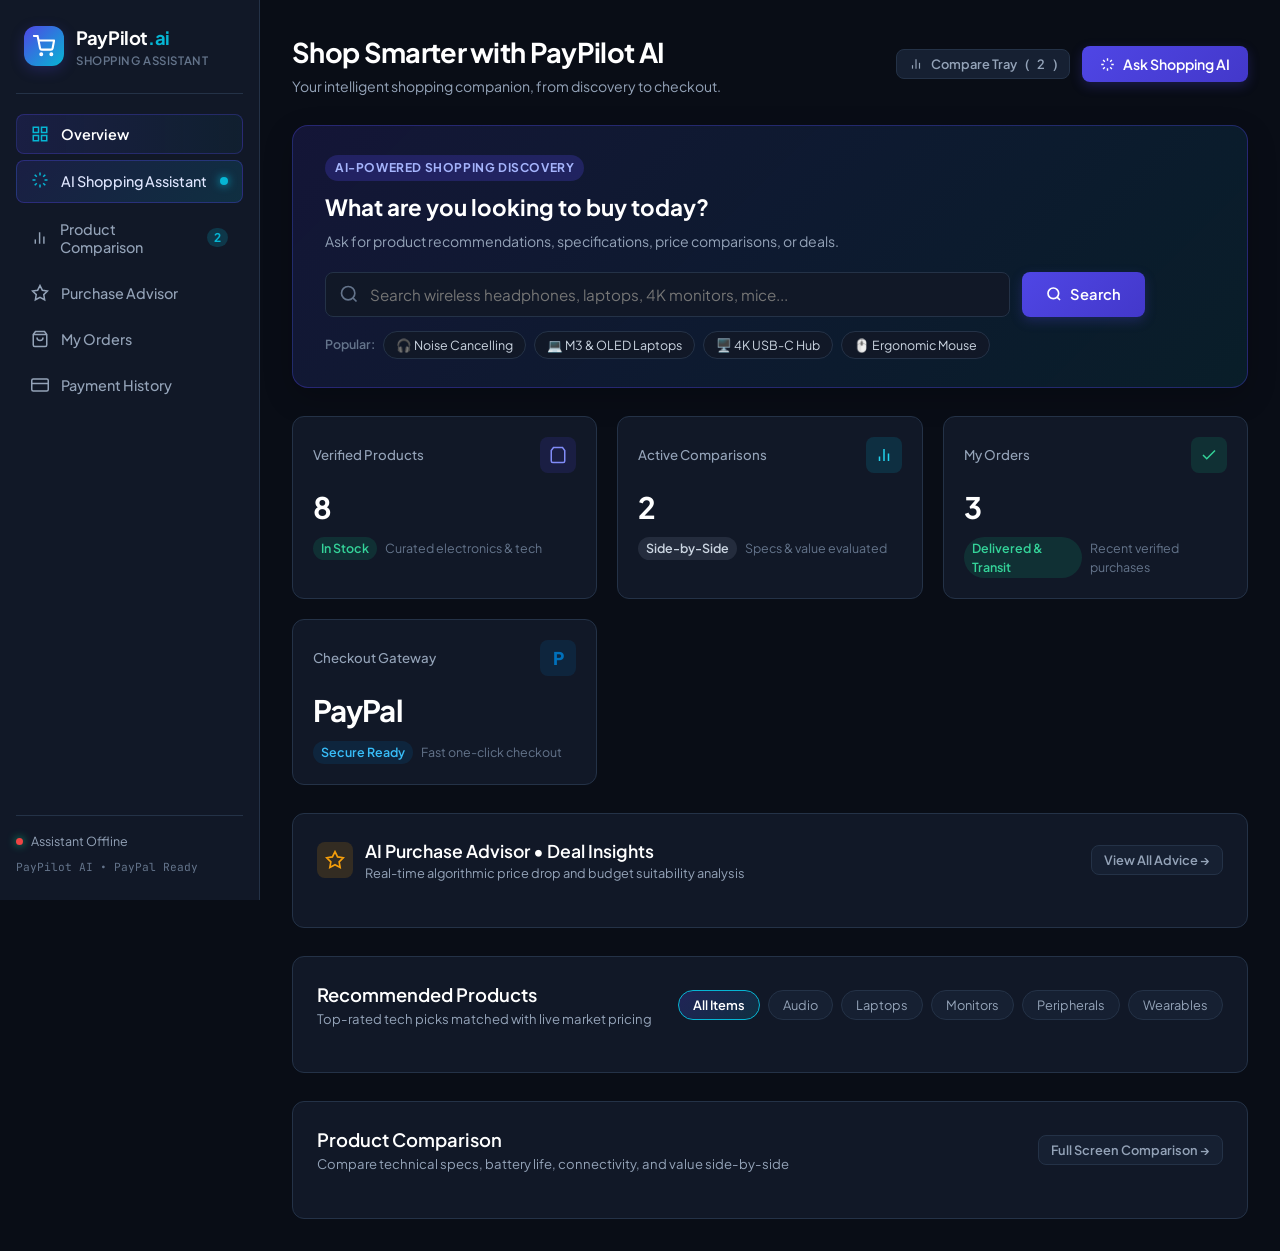
<file: Paypilot-AI/frontend/index.html>
<!DOCTYPE html>
<html lang="en">
<head>
  <meta charset="UTF-8">
  <meta name="viewport" content="width=device-width, initial-scale=1.0">
  <title>PayPilot AI — Intelligent Shopping & Payment Assistant</title>
  <link rel="preconnect" href="https://fonts.googleapis.com">
  <link rel="preconnect" href="https://fonts.gstatic.com" crossorigin>
  <link href="https://fonts.googleapis.com/css2?family=Plus+Jakarta+Sans:wght@300;400;500;600;700;800&family=JetBrains+Mono:wght@400;500;600&display=swap" rel="stylesheet">
  <link rel="stylesheet" href="style.css">
</head>
<body>
  <!-- Main App Layout -->
  <div class="app-layout">
    
    <!-- Sidebar Navigation -->
    <aside class="sidebar">
      <div class="sidebar-brand">
        <div class="brand-logo">
          <svg width="22" height="22" viewBox="0 0 24 24" fill="none" stroke="currentColor" stroke-width="2.3" stroke-linecap="round" stroke-linejoin="round">
            <circle cx="9" cy="21" r="1"></circle>
            <circle cx="20" cy="21" r="1"></circle>
            <path d="M1 1h4l2.68 13.39a2 2 0 0 0 2 1.61h9.72a2 2 0 0 0 2-1.61L23 6H6"></path>
          </svg>
        </div>
        <div class="brand-text">
          <span class="brand-title">PayPilot<span class="accent-dot">.ai</span></span>
          <span class="brand-subtitle">Shopping Assistant</span>
        </div>
      </div>

      <nav class="nav-menu">
        <!-- 1. Overview -->
        <button class="nav-item active" data-tab="overview">
          <svg width="18" height="18" viewBox="0 0 24 24" fill="none" stroke="currentColor" stroke-width="2">
            <rect x="3" y="3" width="7" height="7"></rect>
            <rect x="14" y="3" width="7" height="7"></rect>
            <rect x="14" y="14" width="7" height="7"></rect>
            <rect x="3" y="14" width="7" height="7"></rect>
          </svg>
          <span>Overview</span>
        </button>

        <!-- 2. AI Shopping Assistant -->
        <button class="nav-item ai-tab-btn" data-tab="assistant">
          <div class="ai-sparkle-icon">
            <svg width="18" height="18" viewBox="0 0 24 24" fill="none" stroke="currentColor" stroke-width="2">
              <path d="M12 2v4M12 18v4M4.93 4.93l2.83 2.83M16.24 16.24l2.83 2.83M2 12h4M18 12h4M4.93 19.07l2.83-2.83M16.24 7.76l2.83-2.83"/>
            </svg>
          </div>
          <span>AI Shopping Assistant</span>
          <span class="pulse-indicator"></span>
        </button>

        <!-- 3. Product Comparison -->
        <button class="nav-item" data-tab="comparison">
          <svg width="18" height="18" viewBox="0 0 24 24" fill="none" stroke="currentColor" stroke-width="2">
            <line x1="18" y1="20" x2="18" y2="10"></line>
            <line x1="12" y1="20" x2="12" y2="4"></line>
            <line x1="6" y1="20" x2="6" y2="14"></line>
          </svg>
          <span>Product Comparison</span>
          <span class="badge-count" id="compareCountBadge">0</span>
        </button>

        <!-- 4. Purchase Advisor -->
        <button class="nav-item" data-tab="advisor">
          <svg width="18" height="18" viewBox="0 0 24 24" fill="none" stroke="currentColor" stroke-width="2">
            <polygon points="12 2 15.09 8.26 22 9.27 17 14.14 18.18 21.02 12 17.77 5.82 21.02 7 14.14 2 9.27 8.91 8.26 12 2"></polygon>
          </svg>
          <span>Purchase Advisor</span>
        </button>

        <!-- 5. My Orders -->
        <button class="nav-item" data-tab="orders">
          <svg width="18" height="18" viewBox="0 0 24 24" fill="none" stroke="currentColor" stroke-width="2">
            <path d="M6 2L3 6v14a2 2 0 0 0 2 2h14a2 2 0 0 0 2-2V6l-3-4z"></path>
            <line x1="3" y1="6" x2="21" y2="6"></line>
            <path d="M16 10a4 4 0 0 1-8 0"></path>
          </svg>
          <span>My Orders</span>
        </button>

        <!-- 6. Payment History -->
        <button class="nav-item" data-tab="payments">
          <svg width="18" height="18" viewBox="0 0 24 24" fill="none" stroke="currentColor" stroke-width="2">
            <rect x="1" y="4" width="22" height="16" rx="2" ry="2"></rect>
            <line x1="1" y1="10" x2="23" y2="10"></line>
          </svg>
          <span>Payment History</span>
        </button>
      </nav>

      <div class="sidebar-footer">
        <div class="system-status">
          <span class="status-dot"></span>
          <span class="status-label" id="apiStatusText">Assistant Online</span>
        </div>
        <div class="company-badge">PayPilot AI • PayPal Ready</div>
      </div>
    </aside>

    <!-- Main Content Area -->
    <main class="main-content">
      
      <!-- Top Header Bar -->
      <header class="top-header">
        <div class="header-left">
          <h1 id="pageTitle">Shop Smarter with PayPilot AI</h1>
          <p class="header-subtitle" id="pageSubtitle">Your intelligent shopping companion, from discovery to checkout.</p>
        </div>

        <div class="header-actions">
          <button class="btn btn-secondary btn-sm" onclick="switchTab('comparison')">
            <svg width="14" height="14" viewBox="0 0 24 24" fill="none" stroke="currentColor" stroke-width="2">
              <line x1="18" y1="20" x2="18" y2="10"></line>
              <line x1="12" y1="20" x2="12" y2="4"></line>
              <line x1="6" y1="20" x2="6" y2="14"></line>
            </svg>
            <span>Compare Tray</span> (<span id="compareTrayNum">0</span>)
          </button>

          <button class="btn btn-primary" onclick="switchTab('assistant')">
            <svg width="15" height="15" viewBox="0 0 24 24" fill="none" stroke="currentColor" stroke-width="2.2">
              <path d="M12 2v4M12 18v4M4.93 4.93l2.83 2.83M16.24 16.24l2.83 2.83M2 12h4M18 12h4M4.93 19.07l2.83-2.83M16.24 7.76l2.83-2.83"/>
            </svg>
            <span>Ask Shopping AI</span>
          </button>
        </div>
      </header>

      <!-- TAB 1: OVERVIEW (MAIN DASHBOARD) -->
      <section class="tab-pane active" id="tab-overview">
        
        <!-- Hero Search Section -->
        <div class="search-hero-card">
          <div class="search-hero-content">
            <div class="search-hero-badge">AI-Powered Shopping Discovery</div>
            <h2 class="search-hero-title">What are you looking to buy today?</h2>
            <p class="search-hero-desc">Ask for product recommendations, specifications, price comparisons, or deals.</p>
            
            <form id="heroSearchForm" class="search-bar-form">
              <div class="search-input-wrapper">
                <svg width="20" height="20" viewBox="0 0 24 24" fill="none" stroke="currentColor" stroke-width="2">
                  <circle cx="11" cy="11" r="8"></circle>
                  <line x1="21" y1="21" x2="16.65" y2="16.65"></line>
                </svg>
                <input type="text" id="aiShoppingSearchInput" placeholder="Search wireless headphones, laptops, 4K monitors, mice..." autocomplete="off">
              </div>
              <button type="submit" id="aiShoppingSearchBtn" class="btn btn-primary btn-search">
                <svg width="16" height="16" viewBox="0 0 24 24" fill="none" stroke="currentColor" stroke-width="2.5">
                  <circle cx="11" cy="11" r="8"></circle>
                  <line x1="21" y1="21" x2="16.65" y2="16.65"></line>
                </svg>
                <span>Search</span>
              </button>
            </form>

            <div class="search-quick-tags">
              <span class="tag-label">Popular:</span>
              <button class="chip-btn" onclick="quickSearch('Headphones')">🎧 Noise Cancelling</button>
              <button class="chip-btn" onclick="quickSearch('Laptops')">💻 M3 & OLED Laptops</button>
              <button class="chip-btn" onclick="quickSearch('Monitors')">🖥️ 4K USB-C Hub</button>
              <button class="chip-btn" onclick="quickSearch('Logitech')">🖱️ Ergonomic Mouse</button>
            </div>
          </div>
        </div>

        <!-- Metric KPI Cards -->
        <div class="stats-grid">
          <div class="stat-card">
            <div class="stat-header">
              <span class="stat-label">Verified Products</span>
              <div class="stat-icon-wrapper bg-indigo">
                <svg width="18" height="18" viewBox="0 0 24 24" fill="none" stroke="currentColor" stroke-width="2">
                  <path d="M6 2L3 6v14a2 2 0 0 0 2 2h14a2 2 0 0 0 2-2V6l-3-4z"></path>
                </svg>
              </div>
            </div>
            <div class="stat-value" id="kpiTotalProducts">8</div>
            <div class="stat-footer">
              <span class="badge-success">In Stock</span>
              <span class="stat-caption">Curated electronics & tech</span>
            </div>
          </div>

          <div class="stat-card">
            <div class="stat-header">
              <span class="stat-label">Active Comparisons</span>
              <div class="stat-icon-wrapper bg-cyan">
                <svg width="18" height="18" viewBox="0 0 24 24" fill="none" stroke="currentColor" stroke-width="2">
                  <line x1="18" y1="20" x2="18" y2="10"></line>
                  <line x1="12" y1="20" x2="12" y2="4"></line>
                  <line x1="6" y1="20" x2="6" y2="14"></line>
                </svg>
              </div>
            </div>
            <div class="stat-value" id="kpiCompareSelected">2</div>
            <div class="stat-footer">
              <span class="badge-neutral">Side-by-Side</span>
              <span class="stat-caption">Specs & value evaluated</span>
            </div>
          </div>

          <div class="stat-card">
            <div class="stat-header">
              <span class="stat-label">My Orders</span>
              <div class="stat-icon-wrapper bg-emerald">
                <svg width="18" height="18" viewBox="0 0 24 24" fill="none" stroke="currentColor" stroke-width="2">
                  <polyline points="20 6 9 17 4 12"></polyline>
                </svg>
              </div>
            </div>
            <div class="stat-value" id="kpiTotalOrders">3</div>
            <div class="stat-footer">
              <span class="badge-success">Delivered & Transit</span>
              <span class="stat-caption">Recent verified purchases</span>
            </div>
          </div>

          <div class="stat-card">
            <div class="stat-header">
              <span class="stat-label">Checkout Gateway</span>
              <div class="stat-icon-wrapper bg-paypal">
                <span class="paypal-mini-p">P</span>
              </div>
            </div>
            <div class="stat-value">PayPal</div>
            <div class="stat-footer">
              <span class="badge-paypal">Secure Ready</span>
              <span class="stat-caption">Fast one-click checkout</span>
            </div>
          </div>
        </div>

        <!-- Section: AI Purchase Advisor Highlight Card -->
        <div class="advisor-highlight-card">
          <div class="advisor-header">
            <div class="advisor-title-group">
              <div class="advisor-icon">
                <svg width="20" height="20" viewBox="0 0 24 24" fill="none" stroke="currentColor" stroke-width="2">
                  <polygon points="12 2 15.09 8.26 22 9.27 17 14.14 18.18 21.02 12 17.77 5.82 21.02 7 14.14 2 9.27 8.91 8.26 12 2"></polygon>
                </svg>
              </div>
              <div>
                <h3>AI Purchase Advisor • Deal Insights</h3>
                <p>Real-time algorithmic price drop and budget suitability analysis</p>
              </div>
            </div>
            <button class="btn btn-secondary btn-sm" onclick="switchTab('advisor')">View All Advice →</button>
          </div>
          <div class="advisor-deals-grid" id="advisorPreviewGrid">
            <!-- Rendered dynamically -->
          </div>
        </div>

        <!-- Section: Recommended Products -->
        <div class="products-section">
          <div class="section-header-bar">
            <div>
              <h3>Recommended Products</h3>
              <p>Top-rated tech picks matched with live market pricing</p>
            </div>
            <div class="category-filter-pills" id="categoryFilterContainer">
              <button class="filter-pill active" data-category="All">All Items</button>
              <button class="filter-pill" data-category="Audio">Audio</button>
              <button class="filter-pill" data-category="Laptops">Laptops</button>
              <button class="filter-pill" data-category="Monitors">Monitors</button>
              <button class="filter-pill" data-category="Peripherals">Peripherals</button>
              <button class="filter-pill" data-category="Wearables">Wearables</button>
            </div>
          </div>

          <div class="products-grid" id="productsGrid">
            <!-- Rendered dynamically via JS -->
          </div>
        </div>

        <!-- Section: Product Comparison Highlight -->
        <div class="comparison-preview-section">
          <div class="section-header-bar">
            <div>
              <h3>Product Comparison</h3>
              <p>Compare technical specs, battery life, connectivity, and value side-by-side</p>
            </div>
            <button class="btn btn-secondary btn-sm" onclick="switchTab('comparison')">Full Screen Comparison →</button>
          </div>
          <div class="comparison-table-wrapper" id="overviewComparisonContainer">
            <!-- Rendered dynamically -->
          </div>
        </div>

      </section>

      <!-- TAB 2: AI SHOPPING ASSISTANT CHAT -->
      <section class="tab-pane" id="tab-assistant">
        <div class="chat-container-card">
          <div class="chat-header">
            <div class="chat-header-info">
              <div class="ai-avatar">
                <svg width="22" height="22" viewBox="0 0 24 24" fill="none" stroke="currentColor" stroke-width="2">
                  <path d="M12 2v4M12 18v4M4.93 4.93l2.83 2.83M16.24 16.24l2.83 2.83M2 12h4M18 12h4M4.93 19.07l2.83-2.83M16.24 7.76l2.83-2.83"/>
                </svg>
              </div>
              <div>
                <h3>PayPilot AI Shopping Assistant</h3>
                <p class="chat-status">Live Catalog Reasoning Engine • Real-Time Deal Intelligence</p>
              </div>
            </div>
            <div class="chat-badge" id="aiSourceBadge">Shopping Engine</div>
          </div>

          <div class="chat-messages" id="chatMessages">
            <div class="chat-bubble ai-msg">
              <div class="bubble-header">PayPilot Shopping Assistant</div>
              <div class="bubble-body">
                Hello! I'm your <strong>PayPilot AI Shopping Assistant</strong>.<br>
                I can help you evaluate tech products, compare technical specifications, identify price drops, and choose the right item for your budget.<br><br>
                Try asking me:
                <ul>
                  <li><em>"Compare Sony XM5 vs Bose QC Ultra headphones"</em></li>
                  <li><em>"What is the best laptop deal right now?"</em></li>
                  <li><em>"Tell me about the Logitech MX Master 3S"</em></li>
                  <li><em>"Find me top rated gear under $400"</em></li>
                </ul>
              </div>
              <div class="bubble-time">Just now</div>
            </div>
          </div>

          <!-- Suggested Quick Prompts -->
          <div class="chat-quick-prompts">
            <button class="chip-btn" onclick="sendChatPrompt('Compare Sony XM5 vs Bose QC Ultra headphones')">Compare Sony XM5 vs Bose</button>
            <button class="chip-btn" onclick="sendChatPrompt('Which laptop is better: MacBook Air or Dell XPS?')">MacBook Air vs Dell XPS?</button>
            <button class="chip-btn" onclick="sendChatPrompt('What are the best deals currently available?')">Best active deals?</button>
            <button class="chip-btn" onclick="sendChatPrompt('Recommend a monitor for home office productivity')">Top 4K monitor pick?</button>
          </div>

          <!-- Chat Input -->
          <div class="chat-input-row">
            <form id="chatForm" class="chat-form">
              <input type="text" id="chatInput" placeholder="Ask about product specs, comparisons, deals, or budget recommendations..." autocomplete="off" required>
              <button type="submit" class="btn btn-primary" id="chatSendBtn">
                <svg width="16" height="16" viewBox="0 0 24 24" fill="none" stroke="currentColor" stroke-width="2.5">
                  <line x1="22" y1="2" x2="11" y2="13"></line>
                  <polygon points="22 2 15 22 11 13 2 9 22 2"></polygon>
                </svg>
                <span>Send</span>
              </button>
            </form>
          </div>
        </div>
      </section>

      <!-- TAB 3: PRODUCT COMPARISON (DEDICATED VIEW) -->
      <section class="tab-pane" id="tab-comparison">
        <div class="table-container-card">
          <div class="table-toolbar">
            <div class="toolbar-left">
              <h3>Side-by-Side Product Comparison</h3>
              <p>Evaluate technical specifications, user ratings, price differences, and value propositions</p>
            </div>
            <div class="toolbar-right">
              <button class="btn btn-secondary btn-sm" onclick="resetComparison()">Clear Comparison</button>
              <button class="btn btn-primary btn-sm" onclick="switchTab('overview')">+ Add More Products</button>
            </div>
          </div>

          <div id="fullComparisonContainer">
            <!-- Rendered dynamically -->
          </div>
        </div>
      </section>

      <!-- TAB 4: PURCHASE ADVISOR -->
      <section class="tab-pane" id="tab-advisor">
        <div class="table-container-card">
          <div class="table-toolbar">
            <div class="toolbar-left">
              <h3>AI Purchase Advisor</h3>
              <p>Algorithmic analysis of price drops, product durability, and buyer satisfaction</p>
            </div>
          </div>

          <div class="advisor-full-grid" id="advisorFullGrid">
            <!-- Rendered dynamically -->
          </div>
        </div>
      </section>

      <!-- TAB 5: MY ORDERS -->
      <section class="tab-pane" id="tab-orders">
        <div class="table-container-card">
          <div class="table-toolbar">
            <div class="toolbar-left">
              <h3>My Orders</h3>
              <p>Track your recent orders and delivery status</p>
            </div>
          </div>

          <div class="table-wrapper">
            <table class="data-table">
              <thead>
                <tr>
                  <th>Order #</th>
                  <th>Product Item</th>
                  <th>Price</th>
                  <th>Status</th>
                  <th>Date</th>
                  <th>Payment Method</th>
                </tr>
              </thead>
              <tbody id="ordersTableBody">
                <!-- Rendered dynamically -->
              </tbody>
            </table>
          </div>
        </div>
      </section>

      <!-- TAB 6: PAYMENT HISTORY -->
      <section class="tab-pane" id="tab-payments">
        <div class="table-container-card">
          <div class="table-toolbar">
            <div class="toolbar-left">
              <h3>Payment History</h3>
              <p>View verified transaction receipts and PayPal checkout logs</p>
            </div>
          </div>

          <div class="table-wrapper">
            <table class="data-table">
              <thead>
                <tr>
                  <th>Transaction ID</th>
                  <th>Order Ref</th>
                  <th>Amount</th>
                  <th>Currency</th>
                  <th>Gateway</th>
                  <th>Status</th>
                  <th>Timestamp</th>
                </tr>
              </thead>
              <tbody id="paymentsTableBody">
                <!-- Rendered dynamically -->
              </tbody>
            </table>
          </div>
        </div>
      </section>

    </main>
  </div>

  <!-- MODALS -->

  <!-- Modal: PayPal Checkout Entry Point -->
  <div class="modal-overlay" id="paypalCheckoutModal">
    <div class="modal-card paypal-modal-card">
      <div class="modal-header">
        <div class="paypal-modal-title-group">
          <div class="paypal-logo-icon">P</div>
          <h3>PayPal Checkout Entry Point</h3>
        </div>
        <button class="modal-close" onclick="closeModal('paypalCheckoutModal')">&times;</button>
      </div>

      <div class="paypal-checkout-body">
        <div class="checkout-product-preview">
          <div class="checkout-item-title" id="checkoutProductName">Sony WH-1000XM5 Wireless Headphones</div>
          <div class="checkout-item-category" id="checkoutProductCategory">Audio & Sound</div>
        </div>

        <div class="checkout-summary-box">
          <div class="summary-line">
            <span>Item Price</span>
            <span id="checkoutProductPrice">$348.00</span>
          </div>
          <div class="summary-line">
            <span>Estimated Shipping</span>
            <span class="text-success">Free (Express)</span>
          </div>
          <div class="summary-line">
            <span>Estimated Tax</span>
            <span id="checkoutTax">$27.84</span>
          </div>
          <hr class="summary-divider">
          <div class="summary-line total-line">
            <strong>Order Total</strong>
            <strong class="total-amount" id="checkoutTotal">$375.84</strong>
          </div>
        </div>

        <div class="paypal-notice-box">
          <svg width="18" height="18" viewBox="0 0 24 24" fill="none" stroke="currentColor" stroke-width="2">
            <circle cx="12" cy="12" r="10"></circle>
            <line x1="12" y1="16" x2="12" y2="12"></line>
            <line x1="12" y1="8" x2="12.01" y2="8"></line>
          </svg>
          <span>This is the official PayPal entry point. Payment processing will be connected with your PayPal Client ID & Secret in the next phase.</span>
        </div>

        <div class="paypal-action-btn-wrapper">
          <button class="btn btn-paypal" onclick="handlePayPalEntryClick()">
            <span class="paypal-brand-text">Pay with <strong>PayPal</strong></span>
          </button>
        </div>
      </div>
    </div>
  </div>

  <!-- Toast Notification Container -->
  <div class="toast-container" id="toastContainer"></div>

  <!-- Scripts -->
  <script src="script.js"></script>
</body>
</html>
</file>
<file: Paypilot-AI/frontend/style.css>
/* PayPilot AI — Modern Shopping & Payment Assistant Stylesheet */

:root {
  --bg-dark: #090d16;
  --bg-card: #111827;
  --bg-card-alt: #162032;
  --bg-hover: #1f293d;
  --border-color: #243247;
  --border-light: #2e3e58;
  
  --primary: #4f46e5;
  --primary-hover: #4338ca;
  --primary-glow: rgba(79, 70, 229, 0.25);

  --accent-cyan: #06b6d4;
  --accent-emerald: #10b981;
  --accent-amber: #f59e0b;
  --accent-rose: #ef4444;

  --paypal-blue: #0070ba;
  --paypal-yellow: #ffc439;

  --text-main: #f8fafc;
  --text-secondary: #94a3b8;
  --text-muted: #64748b;

  --font-main: 'Plus Jakarta Sans', -apple-system, BlinkMacSystemFont, 'Segoe UI', Roboto, sans-serif;
  --font-mono: 'JetBrains Mono', monospace;
  --radius-sm: 8px;
  --radius-md: 12px;
  --radius-lg: 16px;
  --radius-full: 9999px;
  --transition: all 0.2s cubic-bezier(0.16, 1, 0.3, 1);
}

*, *::before, *::after {
  box-sizing: border-box;
  margin: 0;
  padding: 0;
}

body {
  font-family: var(--font-main);
  background-color: var(--bg-dark);
  color: var(--text-main);
  line-height: 1.5;
  -webkit-font-smoothing: antialiased;
  min-height: 100vh;
  overflow-x: hidden;
}

/* Layout */
.app-layout {
  display: flex;
  min-height: 100vh;
}

/* Sidebar */
.sidebar {
  width: 260px;
  background-color: var(--bg-card);
  border-right: 1px solid var(--border-color);
  display: flex;
  flex-direction: column;
  position: sticky;
  top: 0;
  height: 100vh;
  padding: 24px 16px;
  flex-shrink: 0;
}

.sidebar-brand {
  display: flex;
  align-items: center;
  gap: 12px;
  padding: 0 8px 24px 8px;
  border-bottom: 1px solid var(--border-color);
  margin-bottom: 20px;
}

.brand-logo {
  width: 40px;
  height: 40px;
  border-radius: var(--radius-md);
  background: linear-gradient(135deg, #4f46e5 0%, #06b6d4 100%);
  display: flex;
  align-items: center;
  justify-content: center;
  color: #fff;
  box-shadow: 0 4px 14px var(--primary-glow);
}

.brand-title {
  font-size: 1.15rem;
  font-weight: 700;
  letter-spacing: -0.02em;
  color: #fff;
  display: block;
}

.accent-dot {
  color: var(--accent-cyan);
}

.brand-subtitle {
  font-size: 0.72rem;
  color: var(--text-muted);
  text-transform: uppercase;
  letter-spacing: 0.05em;
  font-weight: 600;
  display: block;
}

/* Nav Menu */
.nav-menu {
  display: flex;
  flex-direction: column;
  gap: 6px;
  flex: 1;
}

.nav-item {
  display: flex;
  align-items: center;
  gap: 12px;
  padding: 10px 14px;
  border-radius: var(--radius-sm);
  background: transparent;
  border: 1px solid transparent;
  color: var(--text-secondary);
  font-family: var(--font-main);
  font-size: 0.9rem;
  font-weight: 500;
  cursor: pointer;
  transition: var(--transition);
  text-align: left;
  width: 100%;
}

.nav-item:hover {
  background-color: var(--bg-hover);
  color: var(--text-main);
}

.nav-item.active {
  background: linear-gradient(90deg, rgba(79, 70, 229, 0.15) 0%, rgba(6, 182, 212, 0.05) 100%);
  border-color: rgba(79, 70, 229, 0.3);
  color: #fff;
  font-weight: 600;
}

.nav-item.active svg {
  color: var(--accent-cyan);
}

.ai-tab-btn {
  position: relative;
  background: linear-gradient(135deg, rgba(79, 70, 229, 0.15) 0%, rgba(6, 182, 212, 0.15) 100%);
  border: 1px solid rgba(79, 70, 229, 0.35);
  color: #e0e7ff;
}

.ai-sparkle-icon svg {
  color: var(--accent-cyan);
}

.badge-count {
  margin-left: auto;
  background-color: rgba(6, 182, 212, 0.2);
  color: var(--accent-cyan);
  font-size: 0.75rem;
  font-weight: 700;
  padding: 2px 7px;
  border-radius: var(--radius-full);
}

.pulse-indicator {
  margin-left: auto;
  width: 8px;
  height: 8px;
  border-radius: 50%;
  background-color: var(--accent-cyan);
  box-shadow: 0 0 10px var(--accent-cyan);
  animation: pulse-glow 2s infinite;
}

@keyframes pulse-glow {
  0% { transform: scale(0.95); opacity: 0.8; }
  50% { transform: scale(1.2); opacity: 1; }
  100% { transform: scale(0.95); opacity: 0.8; }
}

.sidebar-footer {
  padding-top: 16px;
  border-top: 1px solid var(--border-color);
}

.system-status {
  display: flex;
  align-items: center;
  gap: 8px;
  font-size: 0.78rem;
  color: var(--text-secondary);
  margin-bottom: 8px;
}

.status-dot {
  width: 7px;
  height: 7px;
  border-radius: 50%;
  background-color: var(--accent-emerald);
  box-shadow: 0 0 8px var(--accent-emerald);
}

.company-badge {
  font-size: 0.7rem;
  color: var(--text-muted);
  font-family: var(--font-mono);
}

/* Main Content */
.main-content {
  flex: 1;
  padding: 32px;
  overflow-y: auto;
  max-width: 1400px;
}

/* Header */
.top-header {
  display: flex;
  align-items: center;
  justify-content: space-between;
  margin-bottom: 28px;
  flex-wrap: wrap;
  gap: 16px;
}

.header-left h1 {
  font-size: 1.7rem;
  font-weight: 700;
  letter-spacing: -0.025em;
  color: #fff;
}

.header-subtitle {
  color: var(--text-secondary);
  font-size: 0.88rem;
  margin-top: 3px;
}

.header-actions {
  display: flex;
  align-items: center;
  gap: 12px;
}

/* Buttons */
.btn {
  display: inline-flex;
  align-items: center;
  gap: 8px;
  padding: 9px 18px;
  border-radius: var(--radius-sm);
  font-family: var(--font-main);
  font-size: 0.88rem;
  font-weight: 600;
  cursor: pointer;
  transition: var(--transition);
  border: none;
  outline: none;
}

.btn-primary {
  background: linear-gradient(135deg, #4f46e5 0%, #4338ca 100%);
  color: #fff;
  box-shadow: 0 4px 12px var(--primary-glow);
}

.btn-primary:hover {
  background: linear-gradient(135deg, #4338ca 0%, #3730a3 100%);
  transform: translateY(-1px);
}

.btn-secondary {
  background-color: var(--bg-card-alt);
  color: var(--text-secondary);
  border: 1px solid var(--border-color);
}

.btn-secondary:hover {
  background-color: var(--bg-hover);
  color: #fff;
}

.btn-sm {
  padding: 6px 12px;
  font-size: 0.8rem;
}

/* Tab Panes */
.tab-pane {
  display: none;
}

.tab-pane.active {
  display: block;
  animation: fadeIn 0.25s ease-out;
}

@keyframes fadeIn {
  from { opacity: 0; transform: translateY(6px); }
  to { opacity: 1; transform: translateY(0); }
}

/* Search Hero Card */
.search-hero-card {
  background: linear-gradient(135deg, rgba(79, 70, 229, 0.16) 0%, rgba(6, 182, 212, 0.1) 100%);
  border: 1px solid rgba(79, 70, 229, 0.35);
  border-radius: var(--radius-lg);
  padding: 28px 32px;
  margin-bottom: 28px;
  box-shadow: 0 10px 30px rgba(0, 0, 0, 0.2);
}

.search-hero-badge {
  display: inline-block;
  background: rgba(79, 70, 229, 0.25);
  color: #a5b4fc;
  font-size: 0.75rem;
  font-weight: 700;
  text-transform: uppercase;
  letter-spacing: 0.05em;
  padding: 4px 10px;
  border-radius: var(--radius-full);
  margin-bottom: 10px;
}

.search-hero-title {
  font-size: 1.4rem;
  color: #fff;
  margin-bottom: 6px;
}

.search-hero-desc {
  color: var(--text-secondary);
  font-size: 0.88rem;
  margin-bottom: 20px;
}

.search-bar-form {
  display: flex;
  gap: 12px;
  max-width: 820px;
  margin-bottom: 14px;
}

.search-input-wrapper {
  flex: 1;
  position: relative;
  display: flex;
  align-items: center;
}

.search-input-wrapper svg {
  position: absolute;
  left: 14px;
  color: var(--text-muted);
}

.search-input-wrapper input {
  width: 100%;
  background-color: var(--bg-card);
  border: 1px solid var(--border-color);
  color: #fff;
  font-family: var(--font-main);
  font-size: 0.95rem;
  padding: 12px 16px 12px 44px;
  border-radius: var(--radius-sm);
  outline: none;
  transition: var(--transition);
}

.search-input-wrapper input:focus {
  border-color: var(--accent-cyan);
  box-shadow: 0 0 0 2px rgba(6, 182, 212, 0.2);
}

.btn-search {
  padding: 12px 24px;
  font-size: 0.92rem;
}

.search-quick-tags {
  display: flex;
  align-items: center;
  gap: 8px;
  flex-wrap: wrap;
}

.tag-label {
  font-size: 0.78rem;
  color: var(--text-muted);
  font-weight: 600;
}

.chip-btn {
  background-color: var(--bg-card);
  border: 1px solid var(--border-color);
  color: #cbd5e1;
  font-family: var(--font-main);
  font-size: 0.78rem;
  padding: 5px 12px;
  border-radius: var(--radius-full);
  cursor: pointer;
  transition: var(--transition);
}

.chip-btn:hover {
  border-color: var(--accent-cyan);
  color: #fff;
  background-color: rgba(6, 182, 212, 0.1);
}

/* Stats Grid */
.stats-grid {
  display: grid;
  grid-template-columns: repeat(auto-fit, minmax(230px, 1fr));
  gap: 20px;
  margin-bottom: 28px;
}

.stat-card {
  background: var(--bg-card);
  border: 1px solid var(--border-color);
  border-radius: var(--radius-md);
  padding: 20px;
  transition: var(--transition);
}

.stat-card:hover {
  border-color: var(--border-light);
  transform: translateY(-2px);
  box-shadow: 0 8px 24px rgba(0, 0, 0, 0.25);
}

.stat-header {
  display: flex;
  align-items: center;
  justify-content: space-between;
  margin-bottom: 12px;
}

.stat-label {
  font-size: 0.83rem;
  color: var(--text-secondary);
  font-weight: 500;
}

.stat-icon-wrapper {
  width: 36px;
  height: 36px;
  border-radius: var(--radius-sm);
  display: flex;
  align-items: center;
  justify-content: center;
}

.bg-indigo { background: rgba(79, 70, 229, 0.15); color: #818cf8; }
.bg-cyan { background: rgba(6, 182, 212, 0.15); color: #22d3ee; }
.bg-emerald { background: rgba(16, 185, 129, 0.15); color: #34d399; }
.bg-paypal { background: rgba(0, 112, 186, 0.15); color: var(--paypal-blue); }

.paypal-mini-p {
  font-size: 1.1rem;
  font-weight: 900;
  font-family: var(--font-main);
  color: #0070ba;
}

.stat-value {
  font-size: 1.85rem;
  font-weight: 700;
  letter-spacing: -0.03em;
  color: #fff;
  margin-bottom: 8px;
}

.stat-footer {
  display: flex;
  align-items: center;
  gap: 8px;
  font-size: 0.78rem;
}

.stat-caption {
  color: var(--text-muted);
}

.badge-success {
  background-color: rgba(16, 185, 129, 0.15);
  color: #34d399;
  padding: 2px 8px;
  border-radius: var(--radius-full);
  font-weight: 600;
}

.badge-neutral {
  background-color: rgba(148, 163, 184, 0.15);
  color: #cbd5e1;
  padding: 2px 8px;
  border-radius: var(--radius-full);
  font-weight: 600;
}

.badge-paypal {
  background-color: rgba(0, 112, 186, 0.15);
  color: #38bdf8;
  padding: 2px 8px;
  border-radius: var(--radius-full);
  font-weight: 600;
}

/* AI Purchase Advisor Highlight Card */
.advisor-highlight-card {
  background: var(--bg-card);
  border: 1px solid var(--border-color);
  border-radius: var(--radius-md);
  padding: 24px;
  margin-bottom: 28px;
}

.advisor-header {
  display: flex;
  align-items: center;
  justify-content: space-between;
  margin-bottom: 20px;
  flex-wrap: wrap;
  gap: 12px;
}

.advisor-title-group {
  display: flex;
  align-items: center;
  gap: 12px;
}

.advisor-icon {
  width: 36px;
  height: 36px;
  border-radius: var(--radius-sm);
  background: rgba(245, 158, 11, 0.15);
  color: var(--accent-amber);
  display: flex;
  align-items: center;
  justify-content: center;
}

.advisor-title-group h3 {
  font-size: 1.1rem;
  color: #fff;
  font-weight: 600;
}

.advisor-title-group p {
  font-size: 0.8rem;
  color: var(--text-secondary);
}

.advisor-deals-grid, .advisor-full-grid {
  display: grid;
  grid-template-columns: repeat(auto-fit, minmax(280px, 1fr));
  gap: 16px;
}

.deal-card {
  background: var(--bg-card-alt);
  border: 1px solid var(--border-color);
  border-radius: var(--radius-sm);
  padding: 16px;
  transition: var(--transition);
}

.deal-card:hover {
  border-color: var(--accent-amber);
  transform: translateY(-2px);
}

.deal-card-header {
  display: flex;
  align-items: center;
  justify-content: space-between;
  margin-bottom: 8px;
}

.deal-tag {
  font-size: 0.72rem;
  font-weight: 700;
  color: var(--accent-amber);
  background: rgba(245, 158, 11, 0.15);
  padding: 2px 7px;
  border-radius: var(--radius-full);
}

.deal-title {
  font-size: 0.95rem;
  font-weight: 600;
  color: #fff;
  margin-bottom: 8px;
}

.deal-pricing {
  display: flex;
  align-items: baseline;
  gap: 8px;
  margin-bottom: 8px;
}

.deal-curr-price {
  font-size: 1.25rem;
  font-weight: 700;
  color: #fff;
  font-family: var(--font-mono);
}

.deal-orig-price {
  font-size: 0.85rem;
  color: var(--text-muted);
  text-decoration: line-through;
  font-family: var(--font-mono);
}

.deal-advice-text {
  font-size: 0.8rem;
  color: #cbd5e1;
  line-height: 1.5;
}

/* Products Section */
.products-section {
  background: var(--bg-card);
  border: 1px solid var(--border-color);
  border-radius: var(--radius-md);
  padding: 24px;
  margin-bottom: 28px;
}

.section-header-bar {
  display: flex;
  align-items: center;
  justify-content: space-between;
  margin-bottom: 20px;
  flex-wrap: wrap;
  gap: 14px;
}

.section-header-bar h3 {
  font-size: 1.15rem;
  color: #fff;
  font-weight: 600;
}

.section-header-bar p {
  font-size: 0.82rem;
  color: var(--text-secondary);
}

.category-filter-pills {
  display: flex;
  gap: 8px;
  flex-wrap: wrap;
}

.filter-pill {
  background: var(--bg-card-alt);
  border: 1px solid var(--border-color);
  color: var(--text-secondary);
  font-family: var(--font-main);
  font-size: 0.8rem;
  padding: 6px 14px;
  border-radius: var(--radius-full);
  cursor: pointer;
  transition: var(--transition);
}

.filter-pill:hover {
  color: #fff;
  border-color: var(--border-light);
}

.filter-pill.active {
  background: linear-gradient(135deg, rgba(79, 70, 229, 0.25) 0%, rgba(6, 182, 212, 0.15) 100%);
  border-color: var(--accent-cyan);
  color: #fff;
  font-weight: 600;
}

.products-grid {
  display: grid;
  grid-template-columns: repeat(auto-fill, minmax(290px, 1fr));
  gap: 20px;
}

.product-card {
  background: var(--bg-card-alt);
  border: 1px solid var(--border-color);
  border-radius: var(--radius-md);
  padding: 20px;
  display: flex;
  flex-direction: column;
  transition: var(--transition);
  position: relative;
}

.product-card:hover {
  border-color: var(--border-light);
  transform: translateY(-3px);
  box-shadow: 0 12px 30px rgba(0, 0, 0, 0.35);
}

.product-badge-row {
  display: flex;
  align-items: center;
  justify-content: space-between;
  margin-bottom: 12px;
}

.badge-tag {
  font-size: 0.72rem;
  font-weight: 700;
  padding: 2px 8px;
  border-radius: var(--radius-full);
  letter-spacing: 0.03em;
}

.badge-best-seller { background: rgba(16, 185, 129, 0.15); color: #34d399; }
.badge-editor { background: rgba(6, 182, 212, 0.15); color: #22d3ee; }
.badge-deal { background: rgba(245, 158, 11, 0.15); color: #fbbf24; }

.product-category-label {
  font-size: 0.75rem;
  color: var(--text-muted);
  text-transform: uppercase;
  font-weight: 600;
  letter-spacing: 0.04em;
}

.product-title {
  font-size: 1.05rem;
  font-weight: 700;
  color: #fff;
  line-height: 1.35;
  margin-bottom: 8px;
}

.product-rating-row {
  display: flex;
  align-items: center;
  gap: 6px;
  font-size: 0.8rem;
  color: var(--accent-amber);
  margin-bottom: 12px;
}

.rating-count {
  color: var(--text-muted);
  font-size: 0.75rem;
}

.product-desc {
  font-size: 0.82rem;
  color: var(--text-secondary);
  line-height: 1.5;
  margin-bottom: 16px;
  flex: 1;
}

.product-specs-list {
  display: flex;
  flex-wrap: wrap;
  gap: 6px;
  margin-bottom: 18px;
}

.spec-chip {
  background: rgba(255, 255, 255, 0.04);
  border: 1px solid rgba(255, 255, 255, 0.08);
  padding: 3px 8px;
  border-radius: var(--radius-sm);
  font-size: 0.72rem;
  color: #cbd5e1;
}

.product-price-row {
  display: flex;
  align-items: baseline;
  gap: 8px;
  margin-bottom: 16px;
  padding-top: 10px;
  border-top: 1px solid rgba(36, 50, 71, 0.5);
}

.product-curr-price {
  font-size: 1.45rem;
  font-weight: 800;
  color: #fff;
  font-family: var(--font-mono);
}

.product-orig-price {
  font-size: 0.9rem;
  color: var(--text-muted);
  text-decoration: line-through;
  font-family: var(--font-mono);
}

.product-discount-pill {
  font-size: 0.72rem;
  font-weight: 700;
  color: #34d399;
  background: rgba(16, 185, 129, 0.15);
  padding: 2px 6px;
  border-radius: var(--radius-full);
}

.product-actions-row {
  display: flex;
  gap: 8px;
}

.btn-compare {
  flex: 1;
  background: var(--bg-hover);
  border: 1px solid var(--border-color);
  color: var(--text-secondary);
  font-size: 0.8rem;
  padding: 8px;
  border-radius: var(--radius-sm);
  cursor: pointer;
  font-weight: 600;
  transition: var(--transition);
}

.btn-compare:hover {
  color: #fff;
  border-color: var(--accent-cyan);
}

.btn-compare.selected {
  background: rgba(6, 182, 212, 0.15);
  border-color: var(--accent-cyan);
  color: var(--accent-cyan);
}

.btn-buy-paypal {
  flex: 1.2;
  background: #ffc439;
  color: #003087;
  border: none;
  font-size: 0.82rem;
  font-weight: 700;
  padding: 8px;
  border-radius: var(--radius-sm);
  cursor: pointer;
  display: inline-flex;
  align-items: center;
  justify-content: center;
  gap: 6px;
  transition: var(--transition);
}

.btn-buy-paypal:hover {
  background: #f4b41a;
  transform: translateY(-1px);
}

/* Comparison Section */
.comparison-preview-section {
  background: var(--bg-card);
  border: 1px solid var(--border-color);
  border-radius: var(--radius-md);
  padding: 24px;
}

.comparison-table-wrapper {
  overflow-x: auto;
}

.comparison-table {
  width: 100%;
  border-collapse: collapse;
}

.comparison-table th {
  padding: 14px 18px;
  font-size: 0.85rem;
  color: #fff;
  border-bottom: 1px solid var(--border-color);
  text-align: left;
  background-color: var(--bg-card-alt);
}

.comparison-table td {
  padding: 12px 18px;
  font-size: 0.85rem;
  color: var(--text-secondary);
  border-bottom: 1px solid rgba(36, 50, 71, 0.4);
}

.comp-feature-name {
  font-weight: 600;
  color: #cbd5e1;
}

.comp-price-cell {
  font-family: var(--font-mono);
  font-weight: 700;
  color: #fff;
}

/* Chat Layout */
.chat-container-card {
  background: var(--bg-card);
  border: 1px solid var(--border-color);
  border-radius: var(--radius-md);
  display: flex;
  flex-direction: column;
  height: calc(100vh - 170px);
  min-height: 550px;
}

.chat-header {
  padding: 18px 24px;
  border-bottom: 1px solid var(--border-color);
  display: flex;
  align-items: center;
  justify-content: space-between;
}

.chat-header-info {
  display: flex;
  align-items: center;
  gap: 14px;
}

.ai-avatar {
  width: 40px;
  height: 40px;
  border-radius: 50%;
  background: linear-gradient(135deg, #4f46e5 0%, #06b6d4 100%);
  display: flex;
  align-items: center;
  justify-content: center;
  color: #fff;
}

.chat-status {
  font-size: 0.78rem;
  color: var(--text-muted);
}

.chat-badge {
  font-size: 0.75rem;
  background-color: rgba(6, 182, 212, 0.15);
  color: var(--accent-cyan);
  padding: 4px 10px;
  border-radius: var(--radius-full);
  font-weight: 600;
  border: 1px solid rgba(6, 182, 212, 0.3);
}

.chat-messages {
  flex: 1;
  overflow-y: auto;
  padding: 24px;
  display: flex;
  flex-direction: column;
  gap: 16px;
}

.chat-bubble {
  max-width: 82%;
  padding: 16px 20px;
  border-radius: var(--radius-md);
  font-size: 0.92rem;
  line-height: 1.6;
}

.ai-msg {
  align-self: flex-start;
  background-color: var(--bg-card-alt);
  border: 1px solid var(--border-color);
  color: #e2e8f0;
}

.user-msg {
  align-self: flex-end;
  background: linear-gradient(135deg, #4f46e5 0%, #4338ca 100%);
  color: #fff;
}

.bubble-header {
  font-size: 0.72rem;
  font-weight: 700;
  text-transform: uppercase;
  letter-spacing: 0.05em;
  color: var(--accent-cyan);
  margin-bottom: 6px;
}

.user-msg .bubble-header {
  color: #c7d2fe;
}

.bubble-time {
  font-size: 0.68rem;
  color: var(--text-muted);
  margin-top: 8px;
  text-align: right;
}

.chat-quick-prompts {
  padding: 10px 24px;
  border-top: 1px solid rgba(36, 50, 71, 0.5);
  background-color: rgba(17, 24, 39, 0.6);
  display: flex;
  gap: 8px;
  flex-wrap: wrap;
}

.chat-input-row {
  padding: 18px 24px;
  border-top: 1px solid var(--border-color);
}

.chat-form {
  display: flex;
  gap: 12px;
}

.chat-form input {
  flex: 1;
  background-color: var(--bg-card-alt);
  border: 1px solid var(--border-color);
  color: #fff;
  font-family: var(--font-main);
  font-size: 0.92rem;
  padding: 12px 18px;
  border-radius: var(--radius-sm);
  outline: none;
  transition: var(--transition);
}

.chat-form input:focus {
  border-color: var(--accent-cyan);
  box-shadow: 0 0 0 2px rgba(6, 182, 212, 0.2);
}

/* Tables */
.table-container-card {
  background: var(--bg-card);
  border: 1px solid var(--border-color);
  border-radius: var(--radius-md);
  padding: 24px;
}

.table-toolbar {
  display: flex;
  align-items: center;
  justify-content: space-between;
  margin-bottom: 20px;
  flex-wrap: wrap;
  gap: 16px;
}

.toolbar-left h3 {
  font-size: 1.15rem;
  color: #fff;
  font-weight: 600;
}

.toolbar-left p {
  font-size: 0.82rem;
  color: var(--text-secondary);
}

.table-wrapper {
  overflow-x: auto;
}

.data-table {
  width: 100%;
  border-collapse: collapse;
  text-align: left;
}

.data-table th {
  padding: 12px 16px;
  font-size: 0.75rem;
  text-transform: uppercase;
  letter-spacing: 0.05em;
  color: var(--text-muted);
  border-bottom: 1px solid var(--border-color);
  font-weight: 600;
}

.data-table td {
  padding: 14px 16px;
  font-size: 0.88rem;
  color: var(--text-secondary);
  border-bottom: 1px solid rgba(36, 50, 71, 0.5);
  vertical-align: middle;
}

.data-table tr:hover td {
  background-color: var(--bg-card-alt);
  color: var(--text-main);
}

.status-tag {
  display: inline-block;
  font-size: 0.75rem;
  font-weight: 600;
  padding: 3px 10px;
  border-radius: var(--radius-full);
}

.status-delivered, .status-completed {
  background: rgba(16, 185, 129, 0.15);
  color: #34d399;
  border: 1px solid rgba(16, 185, 129, 0.3);
}

.status-in-transit, .status-pending {
  background: rgba(245, 158, 11, 0.15);
  color: #fbbf24;
  border: 1px solid rgba(245, 158, 11, 0.3);
}

/* Modals */
.modal-overlay {
  position: fixed;
  top: 0;
  left: 0;
  right: 0;
  bottom: 0;
  background-color: rgba(0, 0, 0, 0.75);
  backdrop-filter: blur(4px);
  display: flex;
  align-items: center;
  justify-content: center;
  z-index: 100;
  opacity: 0;
  pointer-events: none;
  transition: opacity 0.2s ease;
}

.modal-overlay.open {
  opacity: 1;
  pointer-events: auto;
}

.modal-card {
  background-color: var(--bg-card);
  border: 1px solid var(--border-color);
  border-radius: var(--radius-lg);
  width: 90%;
  max-width: 540px;
  padding: 28px;
  box-shadow: 0 20px 40px rgba(0, 0, 0, 0.5);
  max-height: 90vh;
  overflow-y: auto;
  transform: scale(0.96);
  transition: transform 0.2s cubic-bezier(0.16, 1, 0.3, 1);
}

.modal-overlay.open .modal-card {
  transform: scale(1);
}

.modal-header {
  display: flex;
  align-items: center;
  justify-content: space-between;
  margin-bottom: 22px;
}

.modal-header h3 {
  font-size: 1.2rem;
  color: #fff;
  font-weight: 700;
}

.modal-close {
  background: none;
  border: none;
  color: var(--text-muted);
  font-size: 1.5rem;
  cursor: pointer;
  line-height: 1;
}

.modal-close:hover {
  color: #fff;
}

/* PayPal Entry Point Modal Styling */
.paypal-modal-title-group {
  display: flex;
  align-items: center;
  gap: 12px;
}

.paypal-logo-icon {
  width: 32px;
  height: 32px;
  background: #0070ba;
  color: #fff;
  font-weight: 900;
  display: flex;
  align-items: center;
  justify-content: center;
  border-radius: var(--radius-sm);
  font-size: 1.1rem;
}

.checkout-product-preview {
  background: var(--bg-card-alt);
  border: 1px solid var(--border-color);
  border-radius: var(--radius-sm);
  padding: 14px 16px;
  margin-bottom: 16px;
}

.checkout-item-title {
  font-weight: 700;
  color: #fff;
  font-size: 0.95rem;
  margin-bottom: 4px;
}

.checkout-item-category {
  font-size: 0.75rem;
  color: var(--accent-cyan);
}

.checkout-summary-box {
  background: rgba(255, 255, 255, 0.03);
  border: 1px solid var(--border-color);
  border-radius: var(--radius-sm);
  padding: 16px;
  margin-bottom: 18px;
}

.summary-line {
  display: flex;
  justify-content: space-between;
  font-size: 0.85rem;
  color: var(--text-secondary);
  margin-bottom: 8px;
}

.text-success {
  color: #34d399;
}

.summary-divider {
  border: none;
  height: 1px;
  background: var(--border-color);
  margin: 12px 0;
}

.summary-line.total-line {
  font-size: 1.05rem;
  color: #fff;
  margin-bottom: 0;
}

.total-amount {
  font-family: var(--font-mono);
  color: #38bdf8;
}

.paypal-notice-box {
  display: flex;
  align-items: flex-start;
  gap: 10px;
  background: rgba(0, 112, 186, 0.1);
  border: 1px solid rgba(0, 112, 186, 0.3);
  padding: 12px 14px;
  border-radius: var(--radius-sm);
  font-size: 0.78rem;
  color: #cbd5e1;
  line-height: 1.45;
  margin-bottom: 20px;
}

.paypal-notice-box svg {
  color: #38bdf8;
  flex-shrink: 0;
  margin-top: 2px;
}

.paypal-action-btn-wrapper {
  display: flex;
  flex-direction: column;
  gap: 10px;
}

.btn-paypal {
  width: 100%;
  background: #ffc439;
  color: #003087;
  border: none;
  padding: 14px;
  font-size: 1rem;
  font-weight: 600;
  border-radius: var(--radius-full);
  cursor: pointer;
  box-shadow: 0 4px 14px rgba(255, 196, 57, 0.25);
  transition: var(--transition);
  display: flex;
  align-items: center;
  justify-content: center;
}

.btn-paypal:hover {
  background: #f4b41a;
  transform: translateY(-1px);
}

.paypal-brand-text strong {
  font-style: italic;
  font-weight: 800;
}

/* Toast Notifications */
.toast-container {
  position: fixed;
  bottom: 24px;
  right: 24px;
  display: flex;
  flex-direction: column;
  gap: 10px;
  z-index: 999;
}

.toast {
  background: var(--bg-card);
  border: 1px solid var(--border-color);
  padding: 12px 18px;
  border-radius: var(--radius-sm);
  color: #fff;
  font-size: 0.85rem;
  box-shadow: 0 10px 25px rgba(0, 0, 0, 0.4);
  animation: slideInRight 0.25s ease-out;
}

.toast.toast-success { border-color: var(--accent-emerald); }
.toast.toast-info { border-color: var(--accent-cyan); }
.toast.toast-error { border-color: var(--accent-rose); }

@keyframes slideInRight {
  from { transform: translateX(100%); opacity: 0; }
  to { transform: translateX(0); opacity: 1; }
}

@media (max-width: 900px) {
  .app-layout {
    flex-direction: column;
  }
  .sidebar {
    width: 100%;
    height: auto;
    position: relative;
  }
}
</file>
